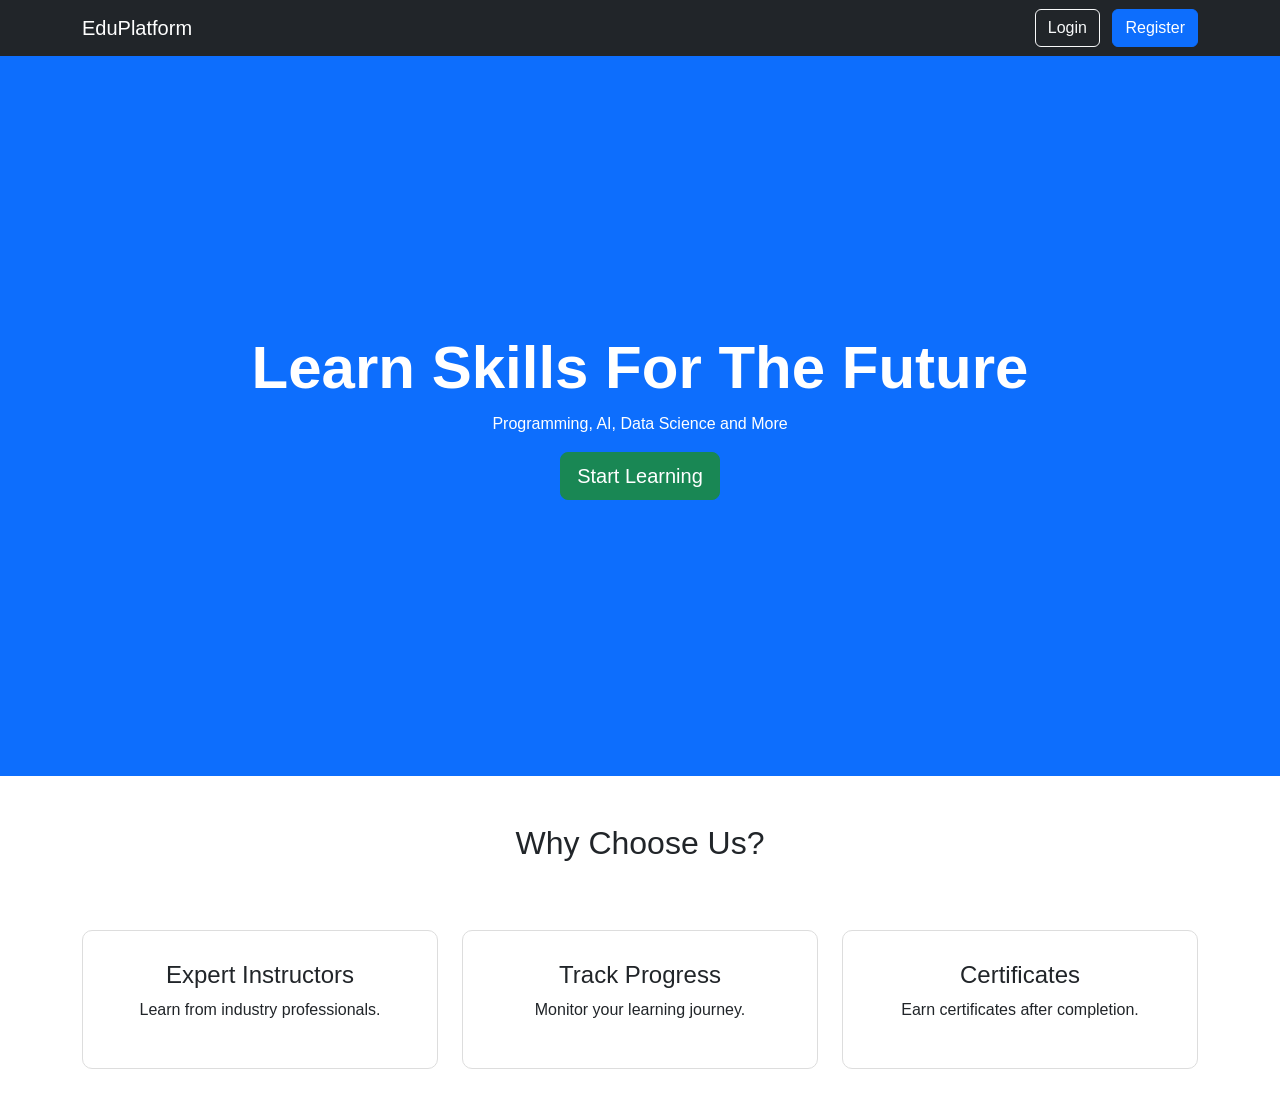
<file: edu-platform/index.html>
<!DOCTYPE html>
<html lang="en">
<head>
<meta charset="UTF-8">
<meta name="viewport" content="width=device-width, initial-scale=1.0">
<title>EduPlatform</title>

<link href="https://cdn.jsdelivr.net/npm/bootstrap@5.3.3/dist/css/bootstrap.min.css" rel="stylesheet">

<link rel="stylesheet" href="css/style.css">
</head>

<body>

<nav class="navbar navbar-expand-lg navbar-dark bg-dark">

<div class="container">

<a class="navbar-brand" href="#">
EduPlatform
</a>

<div>

<a href="login.html"
class="btn btn-outline-light me-2">
Login
</a>

<a href="register.html"
class="btn btn-primary">
Register
</a>

</div>

</div>

</nav>

<section class="hero">

<div class="container text-center">

<h1>
Learn Skills For The Future
</h1>

<p>
Programming, AI, Data Science and More
</p>

<a href="register.html"
class="btn btn-success btn-lg">
Start Learning
</a>

</div>

</section>

<section class="container py-5">

<h2 class="text-center mb-5">
Why Choose Us?
</h2>

<div class="row">

<div class="col-md-4">

<div class="feature-box">

<h4>
Expert Instructors
</h4>

<p>
Learn from industry professionals.
</p>

</div>

</div>

<div class="col-md-4">

<div class="feature-box">

<h4>
Track Progress
</h4>

<p>
Monitor your learning journey.
</p>

</div>

</div>

<div class="col-md-4">

<div class="feature-box">

<h4>
Certificates
</h4>

<p>
Earn certificates after completion.
</p>

</div>

</div>

</div>

</section>

</body>
</html>
</file>
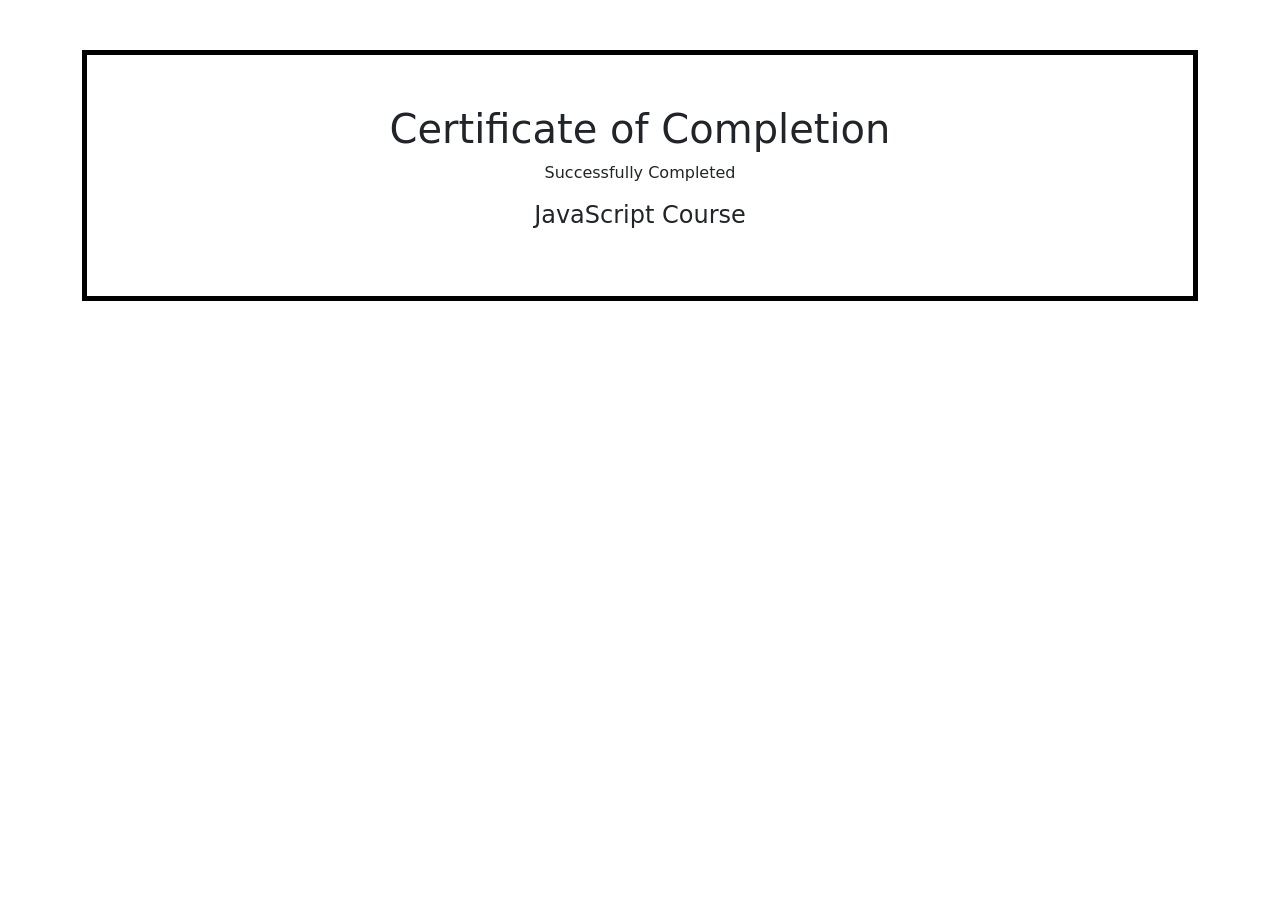
<file: edu-platform/certificate.html>
<!DOCTYPE html>
<html lang="en">

<head>

<meta charset="UTF-8">

<meta name="viewport"
content="width=device-width, initial-scale=1.0">

<title>
Certificate
</title>

<link href="https://cdn.jsdelivr.net/npm/bootstrap@5.3.3/dist/css/bootstrap.min.css"
rel="stylesheet">

<style>

.certificate{

border:5px solid black;

padding:50px;

text-align:center;

margin-top:50px;

}

</style>

</head>

<body>

<div class="container">

<div class="certificate">

<h1>
Certificate of Completion
</h1>

<h3 id="studentName">
</h3>

<p>

Successfully Completed

</p>

<h4>

JavaScript Course

</h4>

<p id="score">

</p>

</div>

</div>

<script src="js/certificate.js"></script>

</body>

</html>
</file>
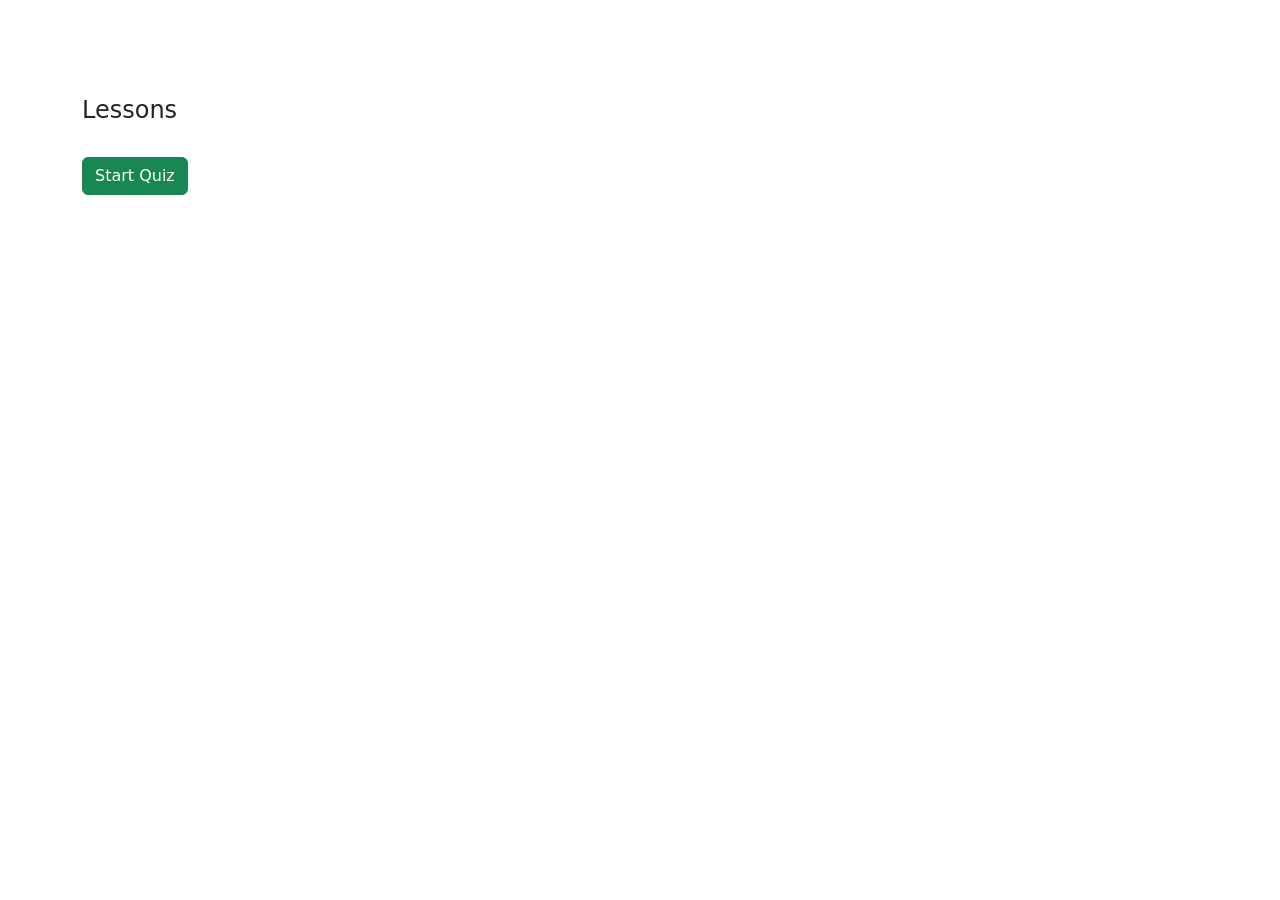
<file: edu-platform/course-details.html>
<!DOCTYPE html>
<html lang="en">
<head>

<meta charset="UTF-8">
<meta name="viewport" content="width=device-width, initial-scale=1.0">

<title>Course Details</title>

<link href="https://cdn.jsdelivr.net/npm/bootstrap@5.3.3/dist/css/bootstrap.min.css" rel="stylesheet">

</head>

<body>

<div class="container py-5">

<h2 id="courseTitle"></h2>

<p id="courseDescription"></p>

<h4 class="mt-5">
Lessons
</h4>

<div id="lessonsContainer"></div>

<a
href="quiz.html"
class="btn btn-success mt-4">

Start Quiz

</a>

</div>

<script src="js/course-details.js"></script>

</body>
</html>
</file>
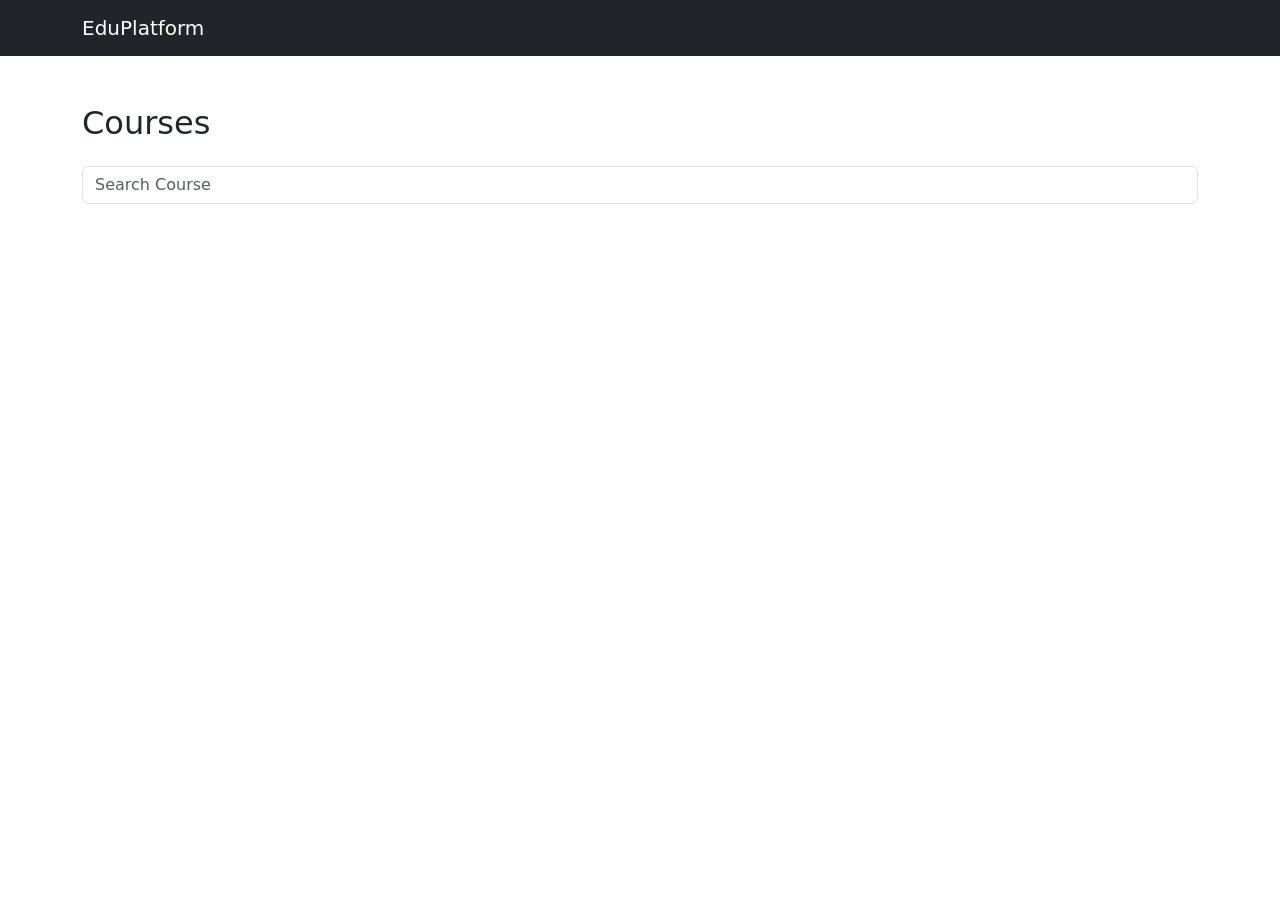
<file: edu-platform/courses.html>
<!DOCTYPE html>
<html lang="en">
<head>

<meta charset="UTF-8">

<meta name="viewport"
content="width=device-width, initial-scale=1.0">

<title>
Courses
</title>

<link href="https://cdn.jsdelivr.net/npm/bootstrap@5.3.3/dist/css/bootstrap.min.css"
rel="stylesheet">

</head>

<body>

<nav class="navbar navbar-dark bg-dark">

<div class="container">

<a href="dashboard.html"
class="navbar-brand">

EduPlatform

</a>

</div>

</nav>

<div class="container py-5">

<h2 class="mb-4">
Courses
</h2>

<input
type="text"
id="searchInput"
class="form-control mb-4"
placeholder="Search Course">

<div class="row"
id="coursesContainer">

</div>

</div>

<script src="js/courses.js"></script>

</body>
</html>
</file>
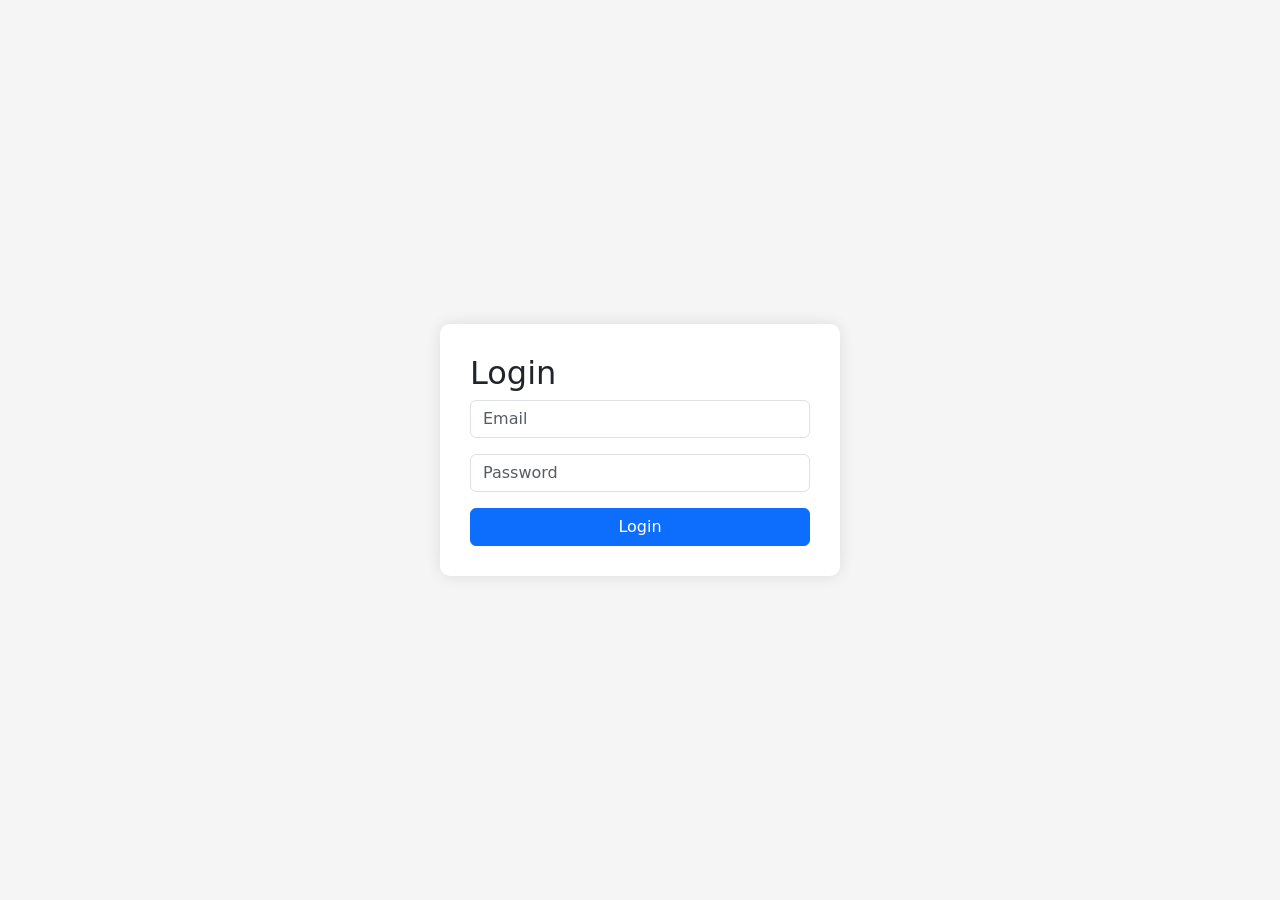
<file: edu-platform/dashboard.html>
<!DOCTYPE html>
<html lang="en">
<head>

<meta charset="UTF-8">
<meta name="viewport" content="width=device-width, initial-scale=1.0">

<title>Dashboard</title>

<link href="https://cdn.jsdelivr.net/npm/bootstrap@5.3.3/dist/css/bootstrap.min.css" rel="stylesheet">

<link rel="stylesheet" href="css/dashboard.css">

</head>

<body>

<nav class="navbar navbar-dark bg-dark">

<div class="container">

<a class="navbar-brand">
EduPlatform
</a>

<button
class="btn btn-danger"
onclick="logout()">

Logout

</button>

</div>

</nav>

<div class="container py-5">

<h2 id="welcomeUser">
Welcome
</h2>

<div class="card p-4 mt-4">

<h4>
Learning Progress
</h4>

<div class="progress">

<div
id="progressBar"
class="progress-bar"
style="width:0%">
0%
</div>

</div>

</div>

<div class="row mt-5">

<div class="col-md-6">

<div class="card p-4">

<h4>
Available Courses
</h4>

<a
href="courses.html"
class="btn btn-primary">

View Courses

</a>

</div>

</div>

<div class="col-md-6">

<div class="card p-4">

<h4>
Completed Courses
</h4>

<p id="completedCourses">
0
</p>

</div>

</div>

</div>

</div>

<script src="js/dashboard.js"></script>

</body>
</html>
</file>
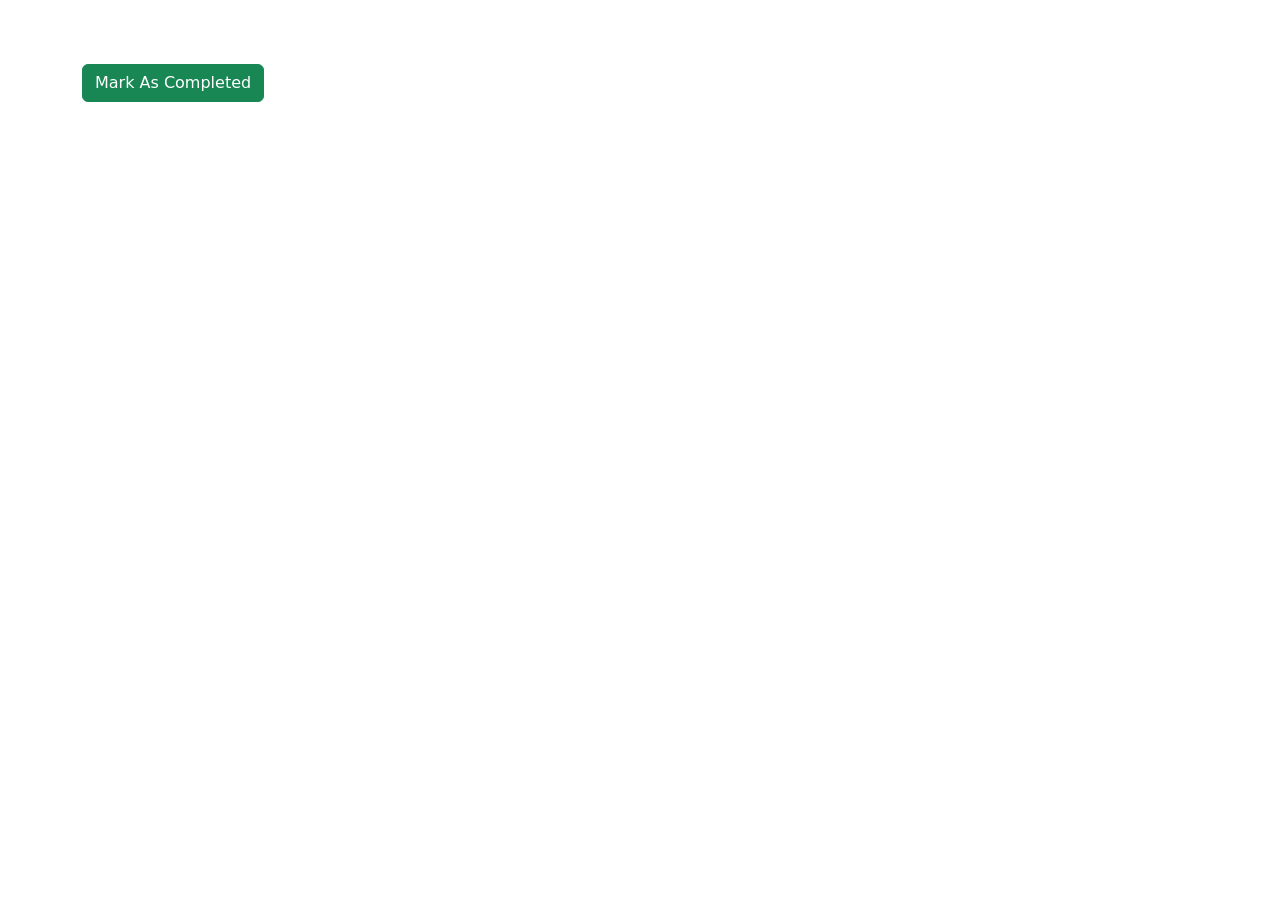
<file: edu-platform/lesson.html>
<!DOCTYPE html>
<html lang="en">

<head>

<meta charset="UTF-8">

<meta name="viewport"
content="width=device-width, initial-scale=1.0">

<title>Lesson</title>

<link href="https://cdn.jsdelivr.net/npm/bootstrap@5.3.3/dist/css/bootstrap.min.css"
rel="stylesheet">

</head>

<body>

<div class="container py-5">

<h2 id="lessonTitle">
</h2>

<p id="lessonContent">
</p>

<button
onclick="completeLesson()"
class="btn btn-success">

Mark As Completed

</button>

</div>

<script src="js/lesson.js"></script>

</body>
</html>
</file>
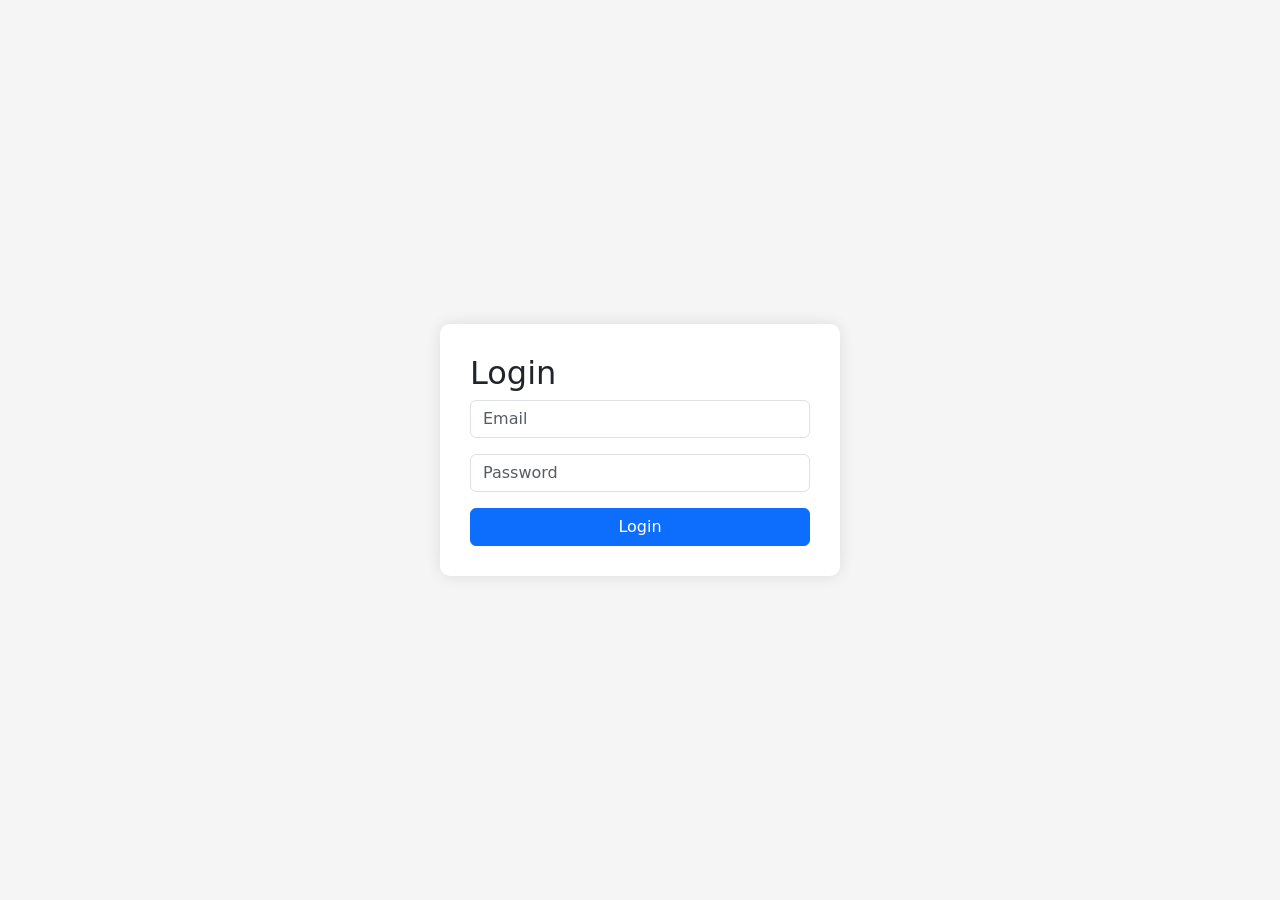
<file: edu-platform/login.html>
<!DOCTYPE html>
<html lang="en">
<head>

<meta charset="UTF-8">

<meta name="viewport"
content="width=device-width, initial-scale=1.0">

<title>Login</title>

<link href="https://cdn.jsdelivr.net/npm/bootstrap@5.3.3/dist/css/bootstrap.min.css"
rel="stylesheet">

<link rel="stylesheet"
href="css/auth.css">

</head>

<body>

<div class="auth-container">

<form id="loginForm"
class="auth-box">

<h2>
Login
</h2>

<input
type="email"
id="email"
class="form-control mb-3"
placeholder="Email"
required>

<input
type="password"
id="password"
class="form-control mb-3"
placeholder="Password"
required>

<button
class="btn btn-primary w-100">

Login

</button>

</form>

</div>

<script src="js/auth.js"></script>

</body>
</html>
</file>
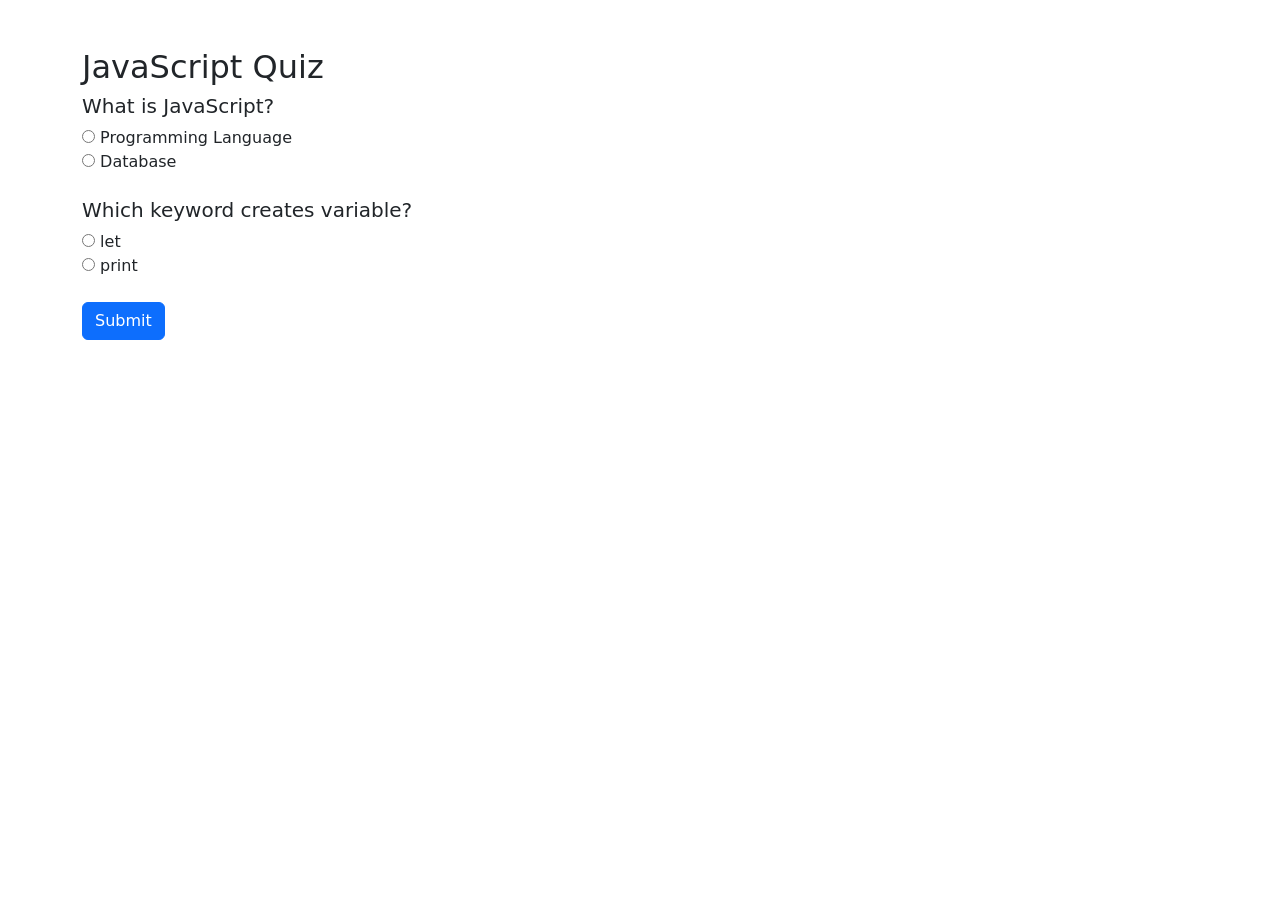
<file: edu-platform/quiz.html>
<!DOCTYPE html>
<html lang="en">

<head>

<meta charset="UTF-8">

<meta name="viewport"
content="width=device-width, initial-scale=1.0">

<title>Quiz</title>

<link href="https://cdn.jsdelivr.net/npm/bootstrap@5.3.3/dist/css/bootstrap.min.css"
rel="stylesheet">

</head>

<body>

<div class="container py-5">

<h2>
JavaScript Quiz
</h2>

<form id="quizForm">

<div class="mb-4">

<h5>
What is JavaScript?
</h5>

<input type="radio"
name="q1"
value="correct">

Programming Language

<br>

<input type="radio"
name="q1"
value="wrong">

Database

</div>

<div class="mb-4">

<h5>
Which keyword creates variable?
</h5>

<input type="radio"
name="q2"
value="correct">

let

<br>

<input type="radio"
name="q2"
value="wrong">

print

</div>

<button
class="btn btn-primary">

Submit

</button>

</form>

</div>

<script src="js/quiz.js"></script>

</body>
</html>
</file>
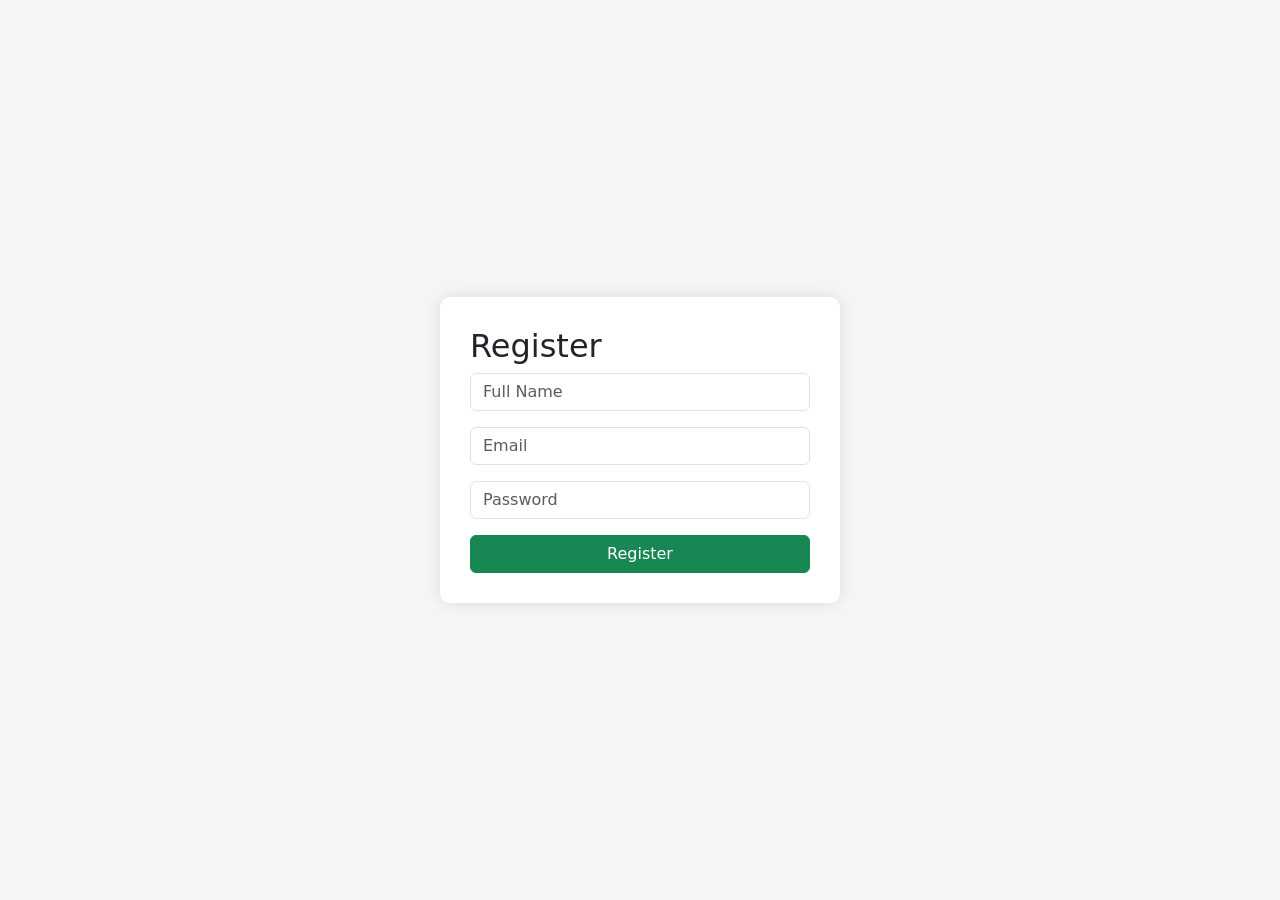
<file: edu-platform/register.html>
<!DOCTYPE html>
<html lang="en">
<head>

<meta charset="UTF-8">

<meta name="viewport"
content="width=device-width, initial-scale=1.0">

<title>Register</title>

<link href="https://cdn.jsdelivr.net/npm/bootstrap@5.3.3/dist/css/bootstrap.min.css"
rel="stylesheet">

<link rel="stylesheet"
href="css/auth.css">

</head>

<body>

<div class="auth-container">

<form
id="registerForm"
class="auth-box">

<h2>
Register
</h2>

<input
type="text"
id="name"
class="form-control mb-3"
placeholder="Full Name"
required>

<input
type="email"
id="email"
class="form-control mb-3"
placeholder="Email"
required>

<input
type="password"
id="password"
class="form-control mb-3"
placeholder="Password"
required>

<button
class="btn btn-success w-100">

Register

</button>

</form>

</div>

<script src="js/auth.js"></script>

</body>
</html>
</file>
<file: edu-platform/css/style.css>
body{
font-family:Arial,sans-serif;
}

.hero{
height:80vh;
display:flex;
justify-content:center;
align-items:center;
background:#0d6efd;
color:white;
text-align:center;
}

.hero h1{
font-size:60px;
font-weight:bold;
}

.feature-box{
padding:30px;
border:1px solid #ddd;
border-radius:10px;
text-align:center;
margin-top:20px;
}
</file>
<file: edu-platform/css/dashboard.css>
body{
background:#f8f9fa;
}

.card{
border:none;
box-shadow:0 0 10px rgba(0,0,0,.1);
}

.progress{
height:30px;
}
</file>
<file: edu-platform/css/auth.css>
body{
background:#f5f5f5;
height:100vh;
display:flex;
justify-content:center;
align-items:center;
}

.auth-box{
background:white;
padding:30px;
width:400px;
border-radius:10px;
box-shadow:0 0 15px rgba(0,0,0,.1);
}
</file>
